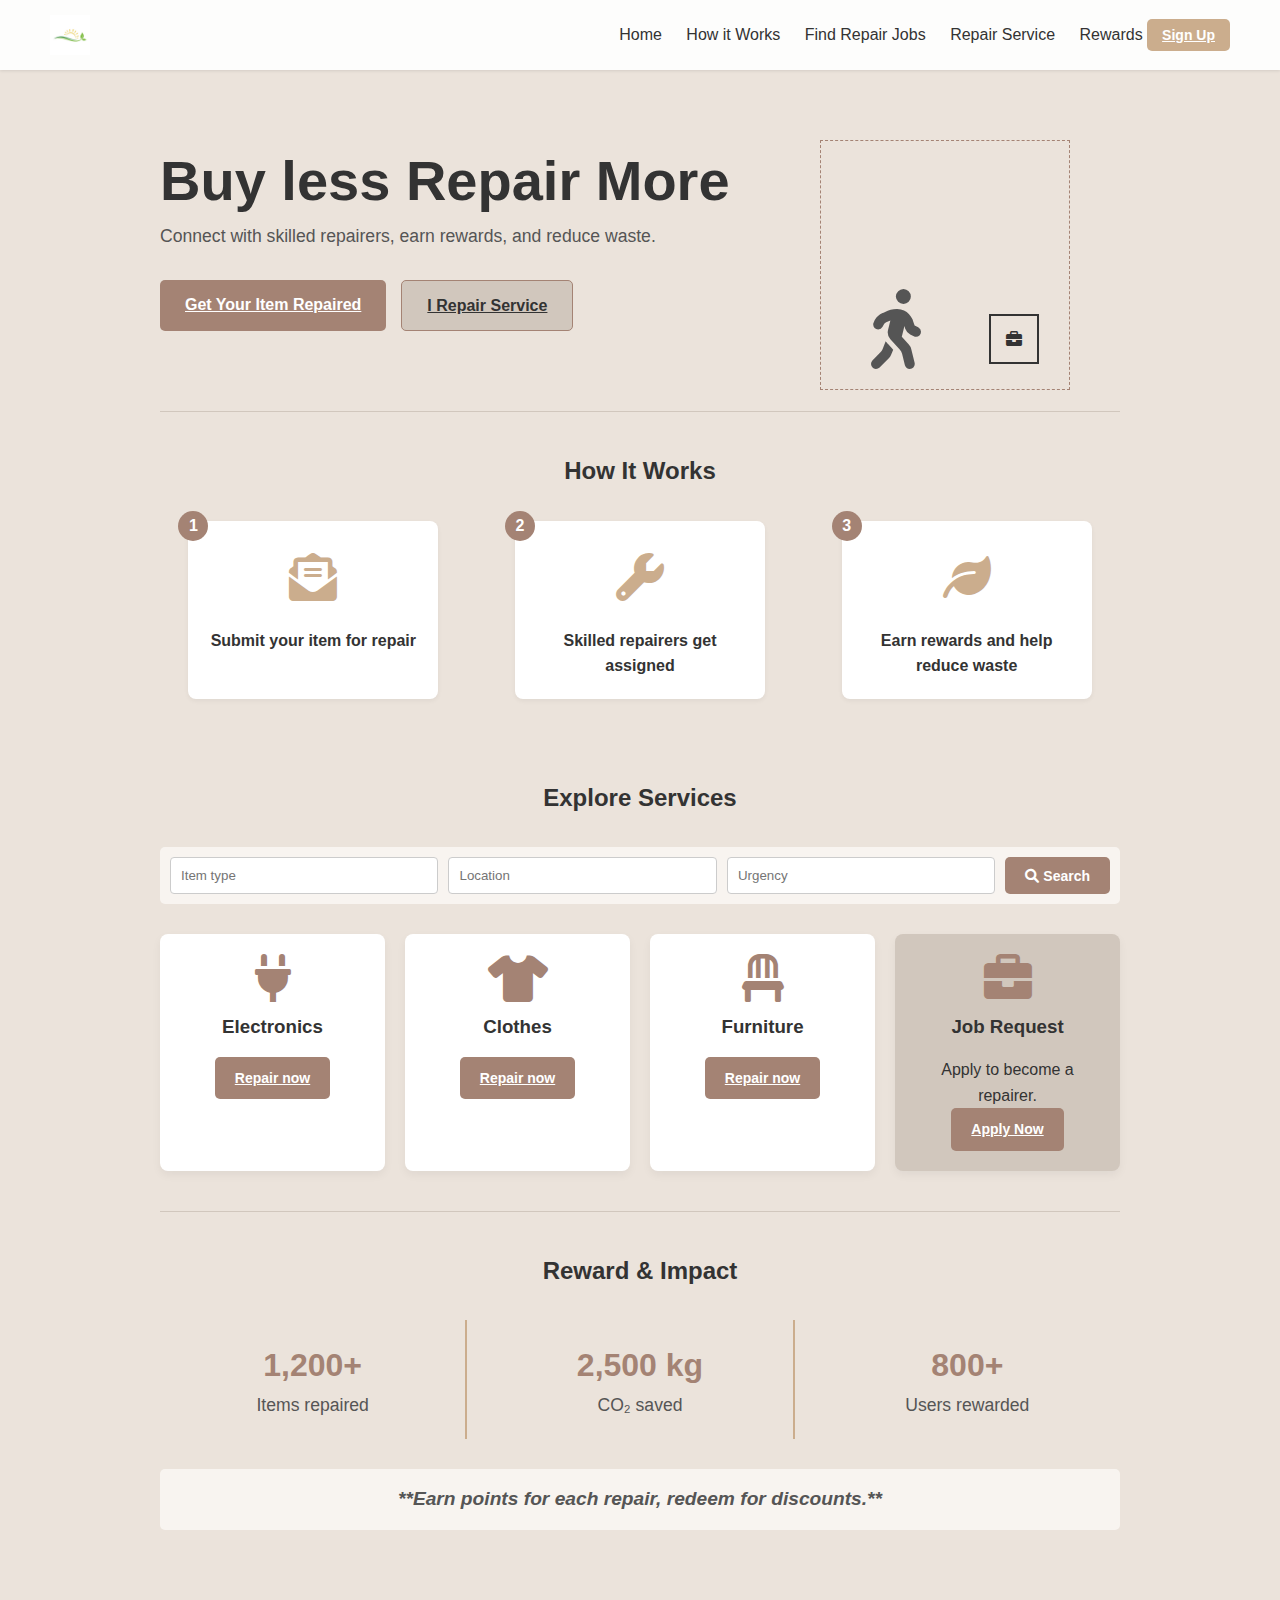
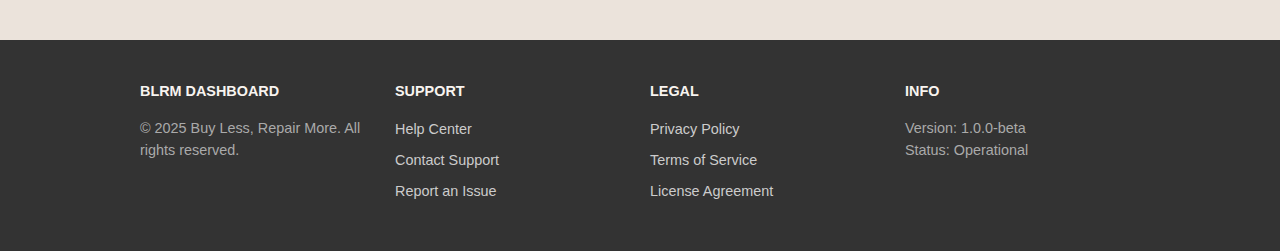
<file: Team izone/index.html>
<!DOCTYPE html>
<html lang="en">
<head>
    <meta charset="UTF-8">
    <meta name="viewport" content="width=device-width, initial-scale=1.0">
    <title>Buy Less, Repair More (BLRM)</title>
    <link rel="stylesheet" href="styl.css">
    <link rel="stylesheet" href="https://cdnjs.cloudflare.com/ajax/libs/font-awesome/6.0.0-beta3/css/all.min.css">
</head>
<body style="background-color: #EBE3DB;">

    <header>
<div class="logo-box">
        <a href="index.html">
            <img src="logo.jpg" alt="Buy Less Repair More Logo: Sun, Grass, and Leaf" class="logo-image">
        </a>
    </div>
        
        <nav>
            <a href="#home">Home</a>
            <a href="#how-it-works">How it Works</a>
            <a href="#explore">Find Repair Jobs</a>
            <a href="#rewards">Repair Service</a>
            <a href="#rewards">Rewards</a>
            <a href="Applicant Registration Page.html" class="btn-signup">Sign Up</a>
        </nav>
    </header>

    <main>
        <section id="home" class="hero-section">
            <h1>Buy less Repair More</h1>
            <p class="subtitle">Connect with skilled repairers, earn rewards, and reduce waste.</p>
            
            <div class="hero-actions">
                <a href="Customer Request Page.html" class="btn-hero btn-primary">Get Your Item Repaired</a>
                <a href="Applicant Registration Page.html" class="btn-hero btn-secondary">I Repair Service</a>
            </div>

            <div class="hero-illustration">
                <i class="fas fa-person-walking"></i>
                <div class="bag-box">
                    <i class="fas fa-briefcase"></i>
                </div>
            </div>
        </section>
        
        <section id="how-it-works" class="how-it-works-section">
            <h2>How It Works</h2>
            <div class="step-container">
                <div class="step-card">
                    <div class="step-icon"><i class="fas fa-envelope-open-text"></i></div>
                    <p class="step-number">1</p>
                    <p class="step-text">Submit your item for repair</p>
                </div>
                <div class="step-card">
                    <div class="step-icon"><i class="fas fa-wrench"></i></div>
                    <p class="step-number">2</p>
                    <p class="step-text">Skilled repairers get assigned</p>
                </div>
                <div class="step-card">
                    <div class="step-icon"><i class="fas fa-leaf"></i></div>
                    <p class="step-number">3</p>
                    <p class="step-text">Earn rewards and help reduce waste</p>
                </div>
            </div>
        </section>

        <section id="explore" class="explore-section">
            <h2>Explore Services</h2>
            
            <div class="filter-bar">
                <input type="text" placeholder="Item type">
                <input type="text" placeholder="Location">
                <input type="text" placeholder="Urgency">
                <button class="btn-primary"><i class="fas fa-search"></i> Search</button>
            </div>

            <div class="service-container">
                <div class="service-card">
                    <i class="fas fa-plug"></i>
                    <h3>Electronics</h3>
                    <a href="Customer Request Page.html" class="btn-primary">Repair now</a>
                </div>
                <div class="service-card">
                    <i class="fas fa-shirt"></i>
                    <h3>Clothes</h3>
                    <a href="Customer Request Page.html" class="btn-primary">Repair now</a>
                </div>
                <div class="service-card">
                    <i class="fas fa-chair"></i>
                    <h3>Furniture</h3>
                    <a href="Customer Request Page.html" class="btn-primary">Repair now</a>
                </div>
                <div class="service-card job-request-card">
                    <i class="fas fa-briefcase"></i>
                    <h3>Job Request</h3>
                    <p>Apply to become a repairer.</p>
                    <a href="Applicant Registration Page.html" class="btn-primary">Apply Now</a>
                </div>
            </div>
        </section>

        <section id="rewards" class="reward-impact-section">
            <h2>Reward & Impact</h2>
            <div class="impact-metrics">
                <div class="metric-box">
                    <span class="metric-value">1,200+</span>
                    <span class="metric-label">Items repaired</span>
                </div>
                <div class="metric-box">
                    <span class="metric-value">2,500 kg</span>
                    <span class="metric-label">CO₂ saved</span>
                </div>
                <div class="metric-box">
                    <span class="metric-value">800+</span>
                    <span class="metric-label">Users rewarded</span>
                </div>
            </div>
            <p class="reward-text">
                **Earn points for each repair, redeem for discounts.**
            </p>
        </section>
    </main>
    
    <footer>
        <div class="footer-container">
            <div class="footer-col brand-col">
                <h4 class="footer-logo">BLRM Dashboard</h4>
                <p class="copyright">&copy; 2025 Buy Less, Repair More. All rights reserved.</p>
            </div>

            <div class="footer-col">
                <h4>Support</h4>
                <ul>
                    <li><a href="#">Help Center</a></li>
                    <li><a href="#">Contact Support</a></li>
                    <li><a href="#">Report an Issue</a></li>
                </ul>
            </div>

            <div class="footer-col">
                <h4>Legal</h4>
                <ul>
                    <li><a href="#">Privacy Policy</a></li>
                    <li><a href="#">Terms of Service</a></li>
                    <li><a href="#">License Agreement</a></li>
                </ul>
            </div>

            <div class="footer-col">
                <h4>Info</h4>
                <p>Version: 1.0.0-beta</p>
                <p>Status: Operational</p>
            </div>
        </div>
    </footer>
    
    <script src="script.js"></script>
</body>
</html>
</file>
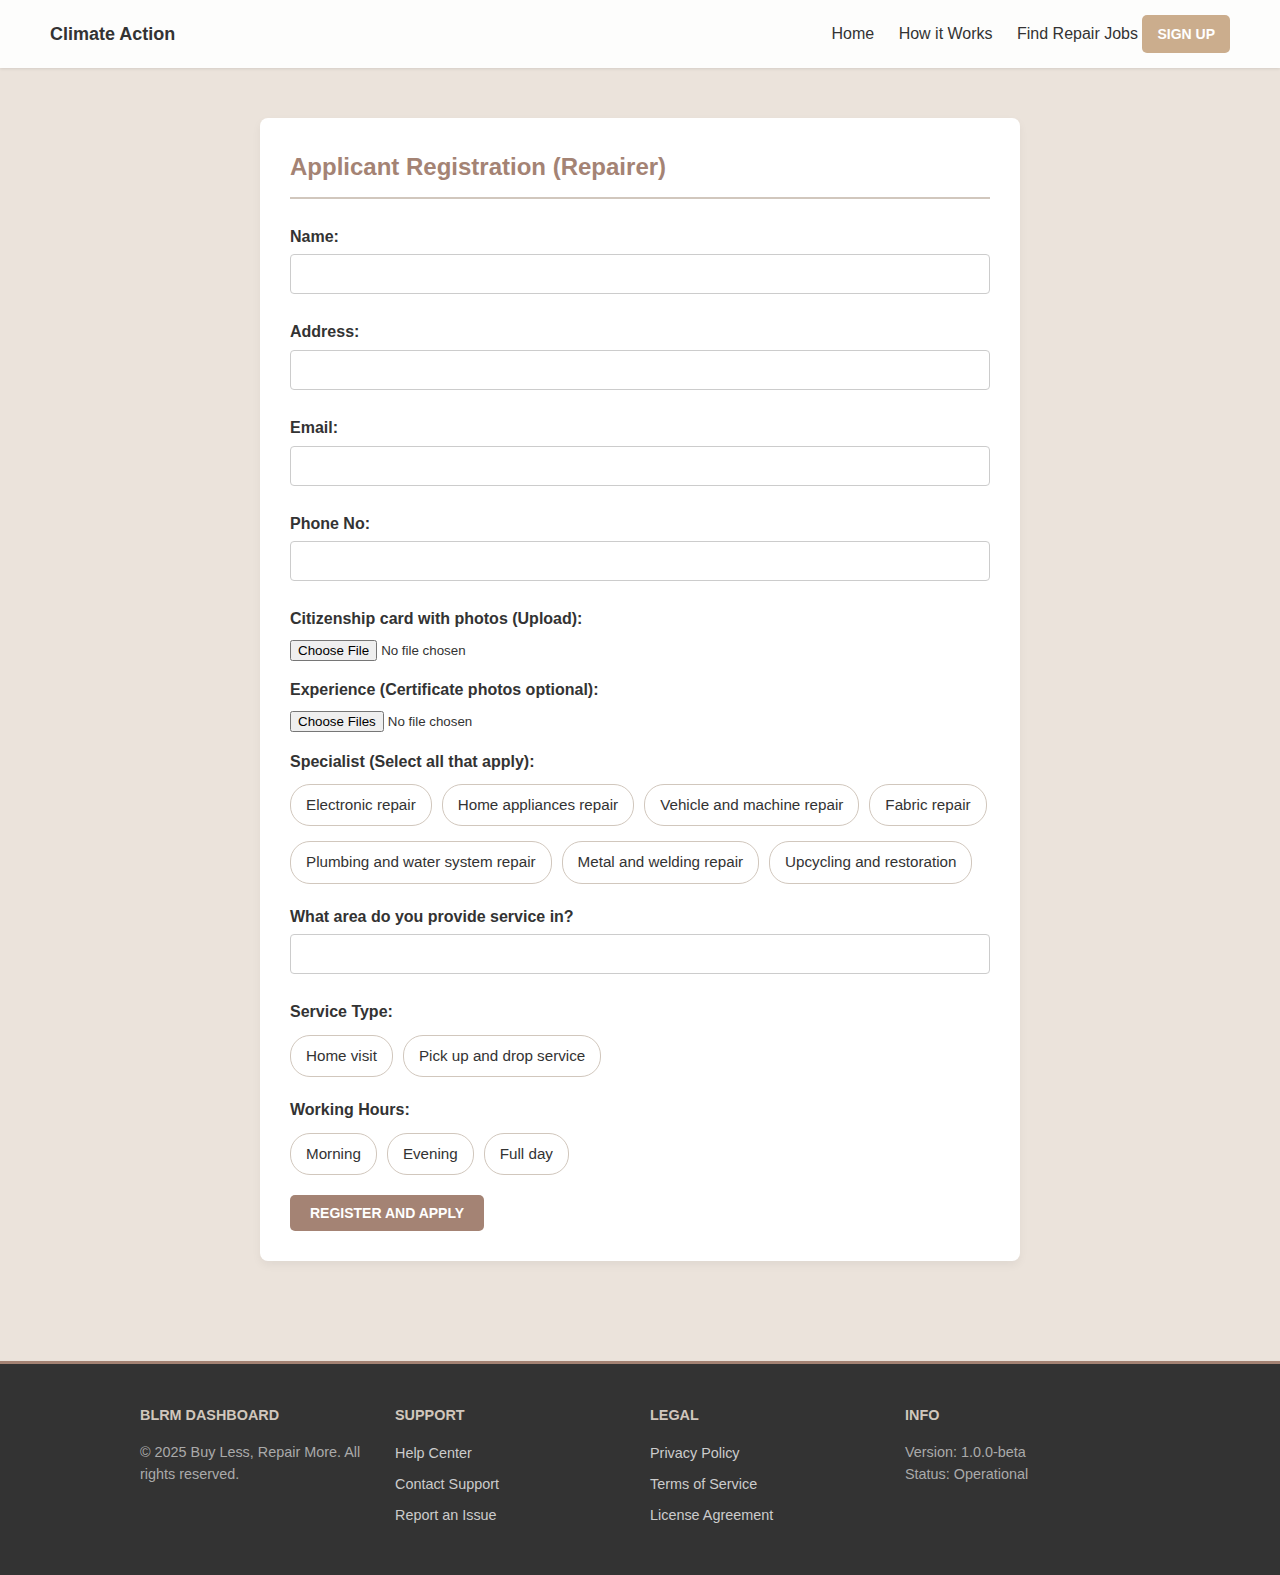
<file: Team izone/Applicant Registration Page.html>
<!DOCTYPE html>
<html lang="en">
<head>
    <meta charset="UTF-8">
    <meta name="viewport" content="width=device-width, initial-scale=1.0">
    <title>Applicant Registration - BLRM</title>
    <link rel="stylesheet" href="style.css">
    <link rel="stylesheet" href="https://cdnjs.cloudflare.com/ajax/libs/font-awesome/6.0.0-beta3/css/all.min.css">
</head>
<body style="background-color: #EBE3DB;">

    <header>
        <div class="logo-box">
            <span class="logo-text">Climate Action</span>
        </div>
        <nav>
            <a href="index.html">Home</a>
            <a href="#">How it Works</a>
            <a href="#">Find Repair Jobs</a>
            <a href="#" class="btn-signup">Sign Up</a>
        </nav>
    </header>

    <main class="form-page">
        <section id="registration-form">
            <form id="ApplicantForm" class="registration-form">
                <h2>Applicant Registration (Repairer)</h2>
                
                <label for="appName">Name:</label><input type="text" id="appName" required>
                <label for="appAddress">Address:</label><input type="text" id="appAddress" required>
                <label for="appEmail">Email:</label><input type="email" id="appEmail" required>
                <label for="appPhone">Phone No:</label><input type="tel" id="appPhone" required>
                
                <label>Citizenship card with photos (Upload):</label><input type="file" required>
                <label>Experience (Certificate photos optional):</label><input type="file" multiple>

                <label>Specialist (Select all that apply):</label>
                <div class="checkbox-group">
                    <input type="checkbox" id="spec1" name="specialist" value="Electronic"><label for="spec1">Electronic repair</label>
                    <input type="checkbox" id="spec2" name="specialist" value="HomeAppliances"><label for="spec2">Home appliances repair</label>
                    <input type="checkbox" id="spec3" name="specialist" value="Vehicle"><label for="spec3">Vehicle and machine repair</label>
                    <input type="checkbox" id="spec4" name="specialist" value="Fabric"><label for="spec4">Fabric repair</label>
                    <input type="checkbox" id="spec5" name="specialist" value="Plumbing"><label for="spec5">Plumbing and water system repair</label>
                    <input type="checkbox" id="spec6" name="specialist" value="Metal"><label for="spec6">Metal and welding repair</label>
                    <input type="checkbox" id="spec7" name="specialist" value="Upcycling"><label for="spec7">Upcycling and restoration</label>
                </div>

                <label for="appArea">What area do you provide service in?</label><input type="text" id="appArea" required>
                <label>Service Type:</label>
                <div class="radio-group">
                    <input type="radio" id="st1" name="serviceType" value="HomeVisit" required><label for="st1">Home visit</label>
                    <input type="radio" id="st2" name="serviceType" value="PickupDrop"><label for="st2">Pick up and drop service</label>
                </div>
                <label>Working Hours:</label>
                <div class="checkbox-group">
                    <input type="checkbox" id="wh1" name="workingHours" value="Morning"><label for="wh1">Morning</label>
                    <input type="checkbox" id="wh2" name="workingHours" value="Evening"><label for="wh2">Evening</label>
                    <input type="checkbox" id="wh3" name="workingHours" value="FullDay"><label for="wh3">Full day</label>
                </div>

                <button type="submit" class="btn-primary">Register and Apply</button>
            </form>
        </section>
    </main>
    
    <footer>
        <div class="footer-container">
            <div class="footer-col brand-col">
                <h4 class="footer-logo">BLRM Dashboard</h4>
                <p class="copyright">&copy; 2025 Buy Less, Repair More. All rights reserved.</p>
            </div>

            <div class="footer-col">
                <h4>Support</h4>
                <ul>
                    <li><a href="#">Help Center</a></li>
                    <li><a href="#">Contact Support</a></li>
                    <li><a href="#">Report an Issue</a></li>
                </ul>
            </div>

            <div class="footer-col">
                <h4>Legal</h4>
                <ul>
                    <li><a href="#">Privacy Policy</a></li>
                    <li><a href="#">Terms of Service</a></li>
                    <li><a href="#">License Agreement</a></li>
                </ul>
            </div>

            <div class="footer-col">
                <h4>Info</h4>
                <p>Version: 1.0.0-beta</p>
                <p>Status: Operational</p>
            </div>
        </div>
    </footer>
    
    <script>
        // Placeholder JS for form submission feedback
        document.getElementById('ApplicantForm').addEventListener('submit', (e) => {
            e.preventDefault();
            alert('Applicant Registration Submitted! Thank you for applying.');
            window.location.href = 'index.html'; // Redirect to home on success
        });
    </script>
</body>
</html>
</file>
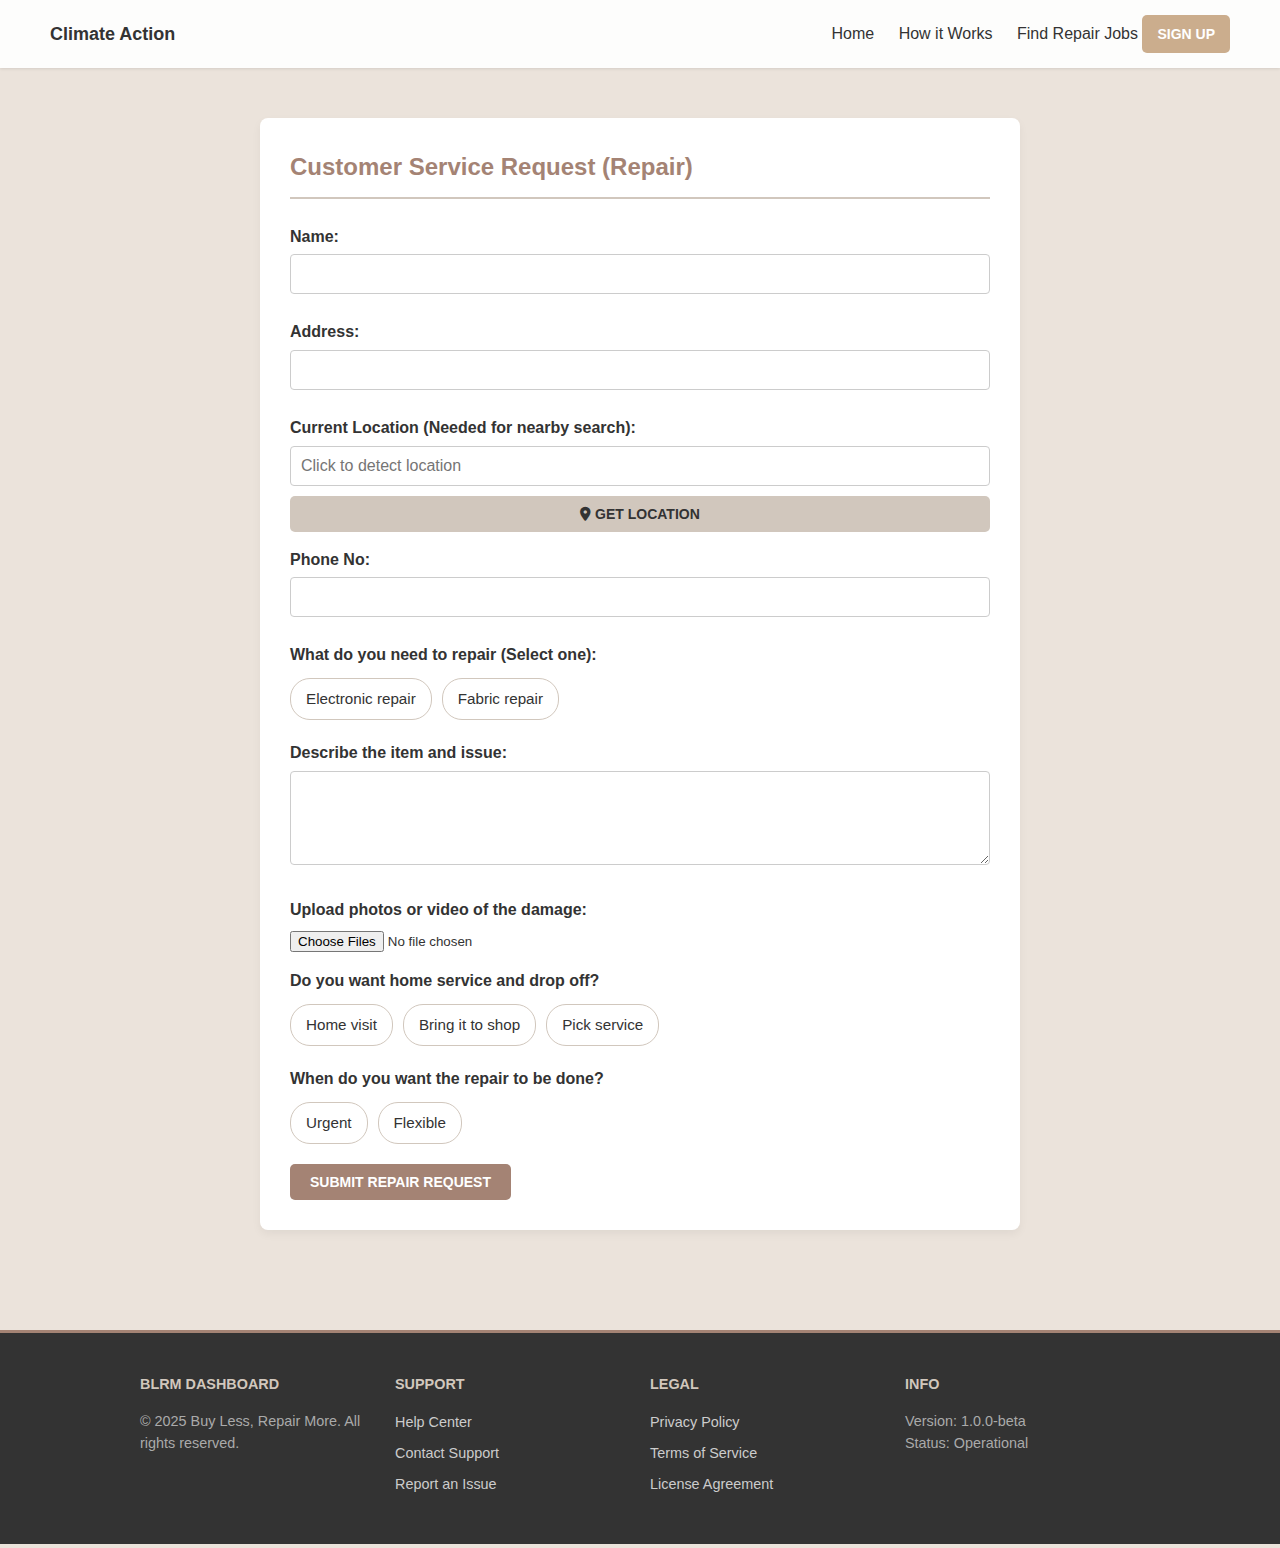
<file: Team izone/Customer Request Page.html>
<!DOCTYPE html>
<html lang="en">
<head>
    <meta charset="UTF-8">
    <meta name="viewport" content="width=device-width, initial-scale=1.0">
    <title>Customer Repair Request - BLRM</title>
    <link rel="stylesheet" href="style.css">
    <link rel="stylesheet" href="https://cdnjs.cloudflare.com/ajax/libs/font-awesome/6.0.0-beta3/css/all.min.css">
</head>
<body style="background-color: #EBE3DB;">

    <header>
        <div class="logo-box">
            <span class="logo-text">Climate Action</span>
        </div>
        <nav>
            <a href="index.html">Home</a>
            <a href="#">How it Works</a>
            <a href="#">Find Repair Jobs</a>
            <a href="#" class="btn-signup">Sign Up</a>
        </nav>
    </header>

    <main class="form-page">
        <section id="request-form">
            <form id="CustomerForm" class="registration-form">
                <h2>Customer Service Request (Repair)</h2>
                
                <label for="custName">Name:</label><input type="text" id="custName" required>
                <label for="custAddress">Address:</label><input type="text" id="custAddress" required>
                <label for="custLocation">Current Location (Needed for nearby search):</label>
                <input type="text" id="custLocation" readonly placeholder="Click to detect location" required>
                <button type="button" class="location-btn" onclick="getLocation()"><i class="fas fa-map-marker-alt"></i> Get Location</button>
                <label for="custPhone">Phone No:</label><input type="tel" id="custPhone" required>

                <label>What do you need to repair (Select one):</label>
                <div class="radio-group">
                    <input type="radio" id="rep1" name="repairType" value="Electronic" required><label for="rep1">Electronic repair</label>
                    <input type="radio" id="rep4" name="repairType" value="Fabric"><label for="rep4">Fabric repair</label>
                    </div>
                
                <label for="custIssue">Describe the item and issue:</label><textarea id="custIssue" rows="4" required></textarea>
                <label>Upload photos or video of the damage:</label><input type="file" multiple required>
                
                <label>Do you want home service and drop off?</label>
                <div class="radio-group">
                    <input type="radio" id="sp1" name="servicePref" value="HomeVisit" required><label for="sp1">Home visit</label>
                    <input type="radio" id="sp2" name="servicePref" value="BringToShop"><label for="sp2">Bring it to shop</label>
                    <input type="radio" id="sp3" name="servicePref" value="PickService"><label for="sp3">Pick service</label>
                </div>
                <label>When do you want the repair to be done?</label>
                <div class="radio-group">
                    <input type="radio" id="urg1" name="urgency" value="Urgent" required><label for="urg1">Urgent</label>
                    <input type="radio" id="urg4" name="urgency" value="Flexible"><label for="urg4">Flexible</label>
                </div>
                
                <button type="submit" class="btn-primary">Submit Repair Request</button>
            </form>
        </section>
    </main>

    <footer>
        <div class="footer-container">
            <div class="footer-col brand-col">
                <h4 class="footer-logo">BLRM Dashboard</h4>
                <p class="copyright">&copy; 2025 Buy Less, Repair More. All rights reserved.</p>
            </div>

            <div class="footer-col">
                <h4>Support</h4>
                <ul>
                    <li><a href="#">Help Center</a></li>
                    <li><a href="#">Contact Support</a></li>
                    <li><a href="#">Report an Issue</a></li>
                </ul>
            </div>

            <div class="footer-col">
                <h4>Legal</h4>
                <ul>
                    <li><a href="#">Privacy Policy</a></li>
                    <li><a href="#">Terms of Service</a></li>
                    <li><a href="#">License Agreement</a></li>
                </ul>
            </div>

            <div class="footer-col">
                <h4>Info</h4>
                <p>Version: 1.0.0-beta</p>
                <p>Status: Operational</p>
            </div>
        </div>
    </footer>

    <div id="rating-modal" class="modal hidden">
        </div>
    
    <script>
        function getLocation() {
            // Placeholder for Geolocation API integration
            alert('Location access requested. In a live environment, this would auto-fill the location field.');
            document.getElementById('custLocation').value = '35.1234, 139.5678 (Simulated)';
        }

        document.getElementById('CustomerForm').addEventListener('submit', (e) => {
            e.preventDefault();
            alert('Customer request submitted! Searching for nearby repairers...');
            // In a real app, this would trigger the app rating popup after a service is completed.
            window.location.href = 'index.html'; // Redirect to home for simplicity
        });
    </script>
</body>
</html>
</file>
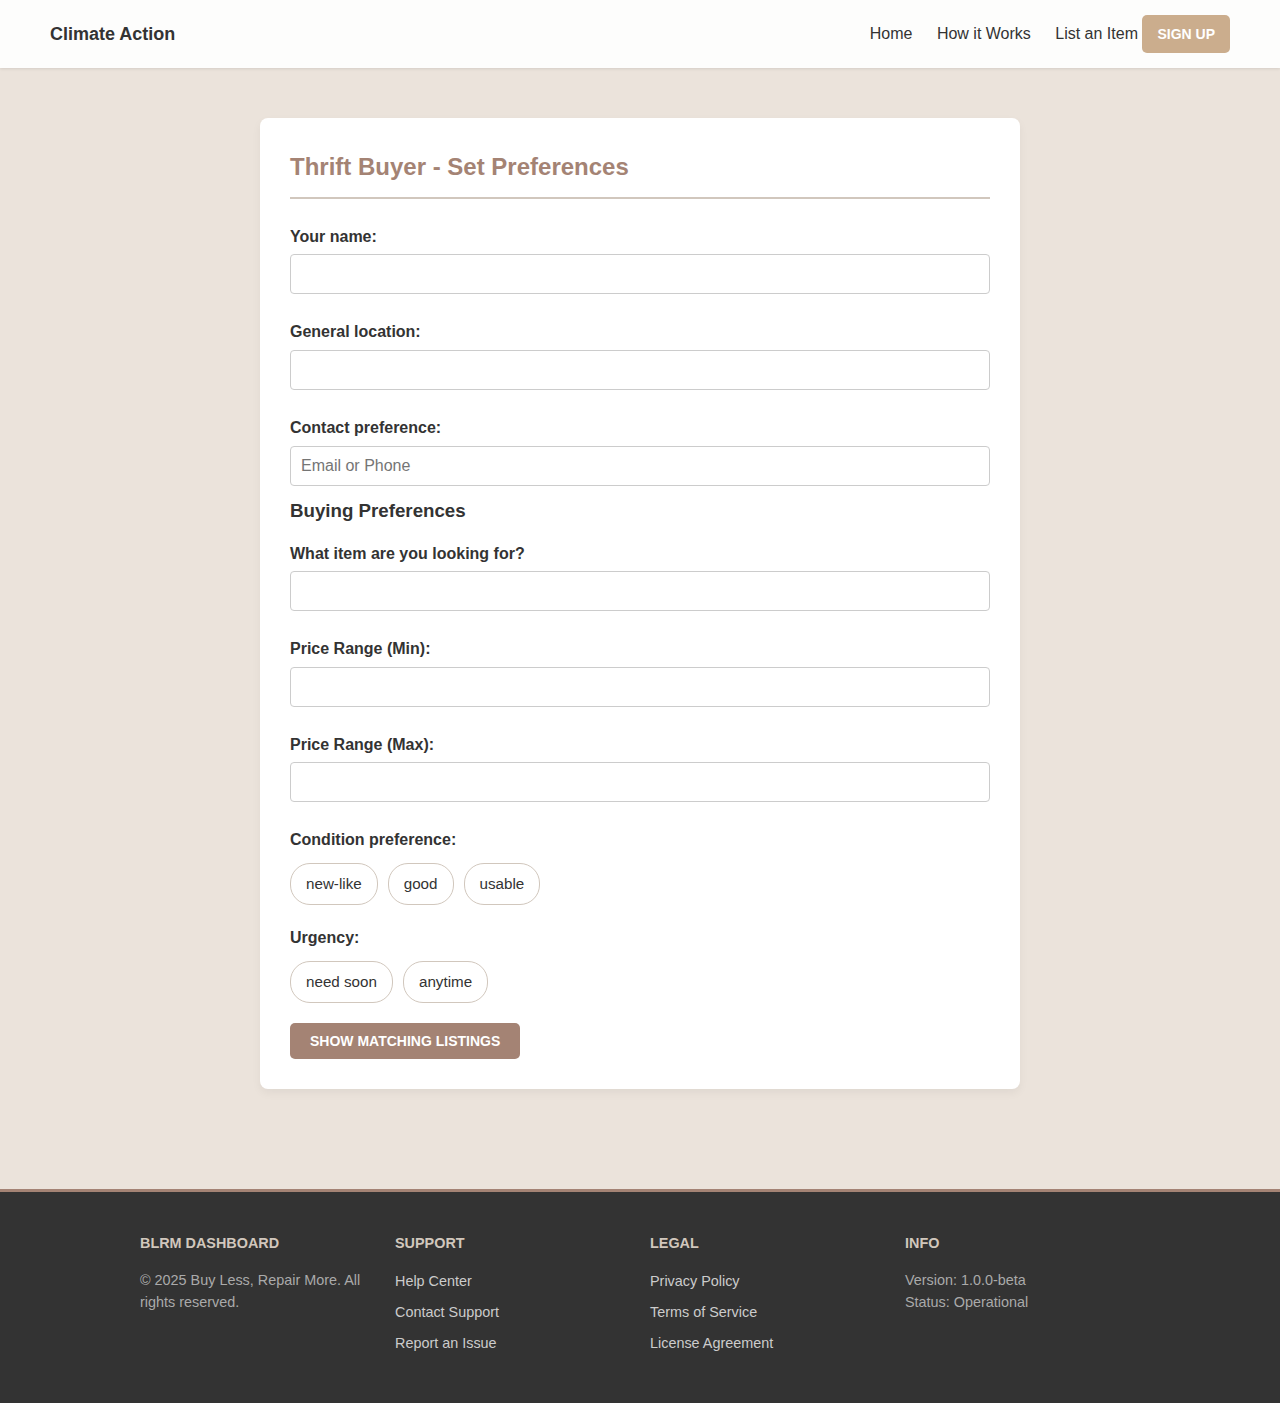
<file: Team izone/Thrift Buyer Page.html>
<!DOCTYPE html>
<html lang="en">
<head>
    <meta charset="UTF-8">
    <meta name="viewport" content="width=device-width, initial-scale=1.0">
    <title>Thrift Buyer - Find Items</title>
    <link rel="stylesheet" href="style.css">
    <link rel="stylesheet" href="https://cdnjs.cloudflare.com/ajax/libs/font-awesome/6.0.0-beta3/css/all.min.css">
</head>
<body style="background-color: #EBE3DB;">

    <header>
        <div class="logo-box">
            <span class="logo-text">Climate Action</span>
        </div>
        <nav>
            <a href="index.html">Home</a>
            <a href="#">How it Works</a>
            <a href="Thrift Seller Page.html">List an Item</a>
            <a href="#" class="btn-signup">Sign Up</a>
        </nav>
    </header>

    <main class="form-page">
        <section id="buyer-flow">
            <form id="ThriftBuyerForm" class="registration-form">
                <h2>Thrift Buyer - Set Preferences</h2>
                <label for="buyerName">Your name:</label><input type="text" id="buyerName" required>
                <label for="buyerLocation">General location:</label><input type="text" id="buyerLocation" required>
                <label for="buyerContact">Contact preference:</label><input type="email" id="buyerContact" placeholder="Email or Phone" required>
                
                <h3>Buying Preferences</h3>
                <label for="buyerItem">What item are you looking for?</label><input type="text" id="buyerItem" required>
                <label for="buyerPriceMin">Price Range (Min):</label><input type="number" id="buyerPriceMin" required>
                <label for="buyerPriceMax">Price Range (Max):</label><input type="number" id="buyerPriceMax" required>

                <label>Condition preference:</label>
                <div class="radio-group">
                    <input type="radio" id="condNew" name="conditionPref" value="new-like" required><label for="condNew">new-like</label>
                    <input type="radio" id="condGood" name="conditionPref" value="good"><label for="condGood">good</label>
                    <input type="radio" id="condUsable" name="conditionPref" value="usable"><label for="condUsable">usable</label>
                </div>
                <label>Urgency:</label>
                <div class="radio-group">
                    <input type="radio" id="urgSoon" name="urgencyPref" value="soon" required><label for="urgSoon">need soon</label>
                    <input type="radio" id="urgAnytime" name="urgencyPref" value="anytime"><label for="urgAnytime">anytime</label>
                </div>

                <button type="submit" class="btn-primary">Show Matching Listings</button>
            </form>

            <div id="thrift-results" class="hidden registration-form" style="margin-top: 20px;">
                <h2>Matching Thrift Listings (Filtered)</h2>
                <p class="no-results hidden">No listings match your criteria or are within 15 km.</p>
            </div>
        </section>
    </main>
    
    <footer>
        <div class="footer-container">
            <div class="footer-col brand-col">
                <h4 class="footer-logo">BLRM Dashboard</h4>
                <p class="copyright">&copy; 2025 Buy Less, Repair More. All rights reserved.</p>
            </div>

            <div class="footer-col">
                <h4>Support</h4>
                <ul>
                    <li><a href="#">Help Center</a></li>
                    <li><a href="#">Contact Support</a></li>
                    <li><a href="#">Report an Issue</a></li>
                </ul>
            </div>

            <div class="footer-col">
                <h4>Legal</h4>
                <ul>
                    <li><a href="#">Privacy Policy</a></li>
                    <li><a href="#">Terms of Service</a></li>
                    <li><a href="#">License Agreement</a></li>
                </ul>
            </div>

            <div class="footer-col">
                <h4>Info</h4>
                <p>Version: 1.0.0-beta</p>
                <p>Status: Operational</p>
            </div>
        </div>
    </footer>
    
    <script>
        const thriftBuyerForm = document.getElementById('ThriftBuyerForm');
        const thriftResults = document.getElementById('thrift-results');
        
        // Mock data structure and filtering logic (based on the original request)
        thriftBuyerForm.addEventListener('submit', (e) => {
            e.preventDefault();
            thriftBuyerForm.classList.add('hidden');

            const item = document.getElementById('buyerItem').value.toLowerCase();
            const priceMin = parseFloat(document.getElementById('buyerPriceMin').value) || 0;
            const priceMax = parseFloat(document.getElementById('buyerPriceMax').value) || Infinity;
            
            const mockListings = [
                { id: 1, item: 'dining table', price: 150, distance: 3.5, condition: 'good', seller: 'S001' },
                { id: 4, item: 'blender', price: 30, distance: 1.1, condition: 'good', seller: 'S004' },
                { id: 5, item: 'sofa', price: 400, distance: 14.9, condition: 'good', seller: 'S005' },
                // Listing outside 15km radius (will be filtered out)
                { id: 2, item: 'blender', price: 45, distance: 18.2, condition: 'new-like', seller: 'S002' },
            ];
            
            // Filters: Item, Price Range, and Mock Distance <= 15km
            const filteredListings = mockListings.filter(listing => {
                const matchesItem = listing.item.toLowerCase().includes(item);
                const matchesPrice = listing.price >= priceMin && listing.price <= priceMax;
                const isNearby = listing.distance <= 15; 
                return matchesItem && matchesPrice && isNearby;
            });

            renderThriftListings(filteredListings);
            thriftResults.classList.remove('hidden');
        });

        function renderThriftListings(listings) {
            const resultsContainer = thriftResults;
            const noResults = resultsContainer.querySelector('.no-results');
            
            // Clear previous results, keep the heading/no-results elements
            const existingCards = resultsContainer.querySelectorAll('.listing-card');
            existingCards.forEach(card => card.remove());

            if (listings.length === 0) {
                noResults.classList.remove('hidden');
            } else {
                noResults.classList.add('hidden');
                listings.forEach(listing => {
                    const card = document.createElement('div');
                    card.classList.add('listing-card');
                    // Listing Card Structure (needs CSS definition for 'listing-card' etc.)
                    card.innerHTML = `
                        <div class="listing-image-placeholder" style="background-color: #D1C7BD;"><i class="fas fa-camera"></i></div>
                        <div class="listing-info">
                            <h4>${listing.item.toUpperCase()}</h4>
                            <p>Condition: <strong>${listing.condition}</strong></p>
                            <p>Seller ID: ${listing.seller}</p>
                        </div>
                        <div>
                            <div class="listing-price" style="font-size: 1.5em; font-weight: bold;">$${listing.price}</div>
                            <div class="listing-distance" style="color: green;">${listing.distance} km away</div>
                            <button class="btn-primary" style="margin-top: 10px; padding: 5px 10px;">Contact Seller</button>
                        </div>
                    `;
                    resultsContainer.appendChild(card);
                });
            }
        }
    </script>
</body>
</html>
</file>
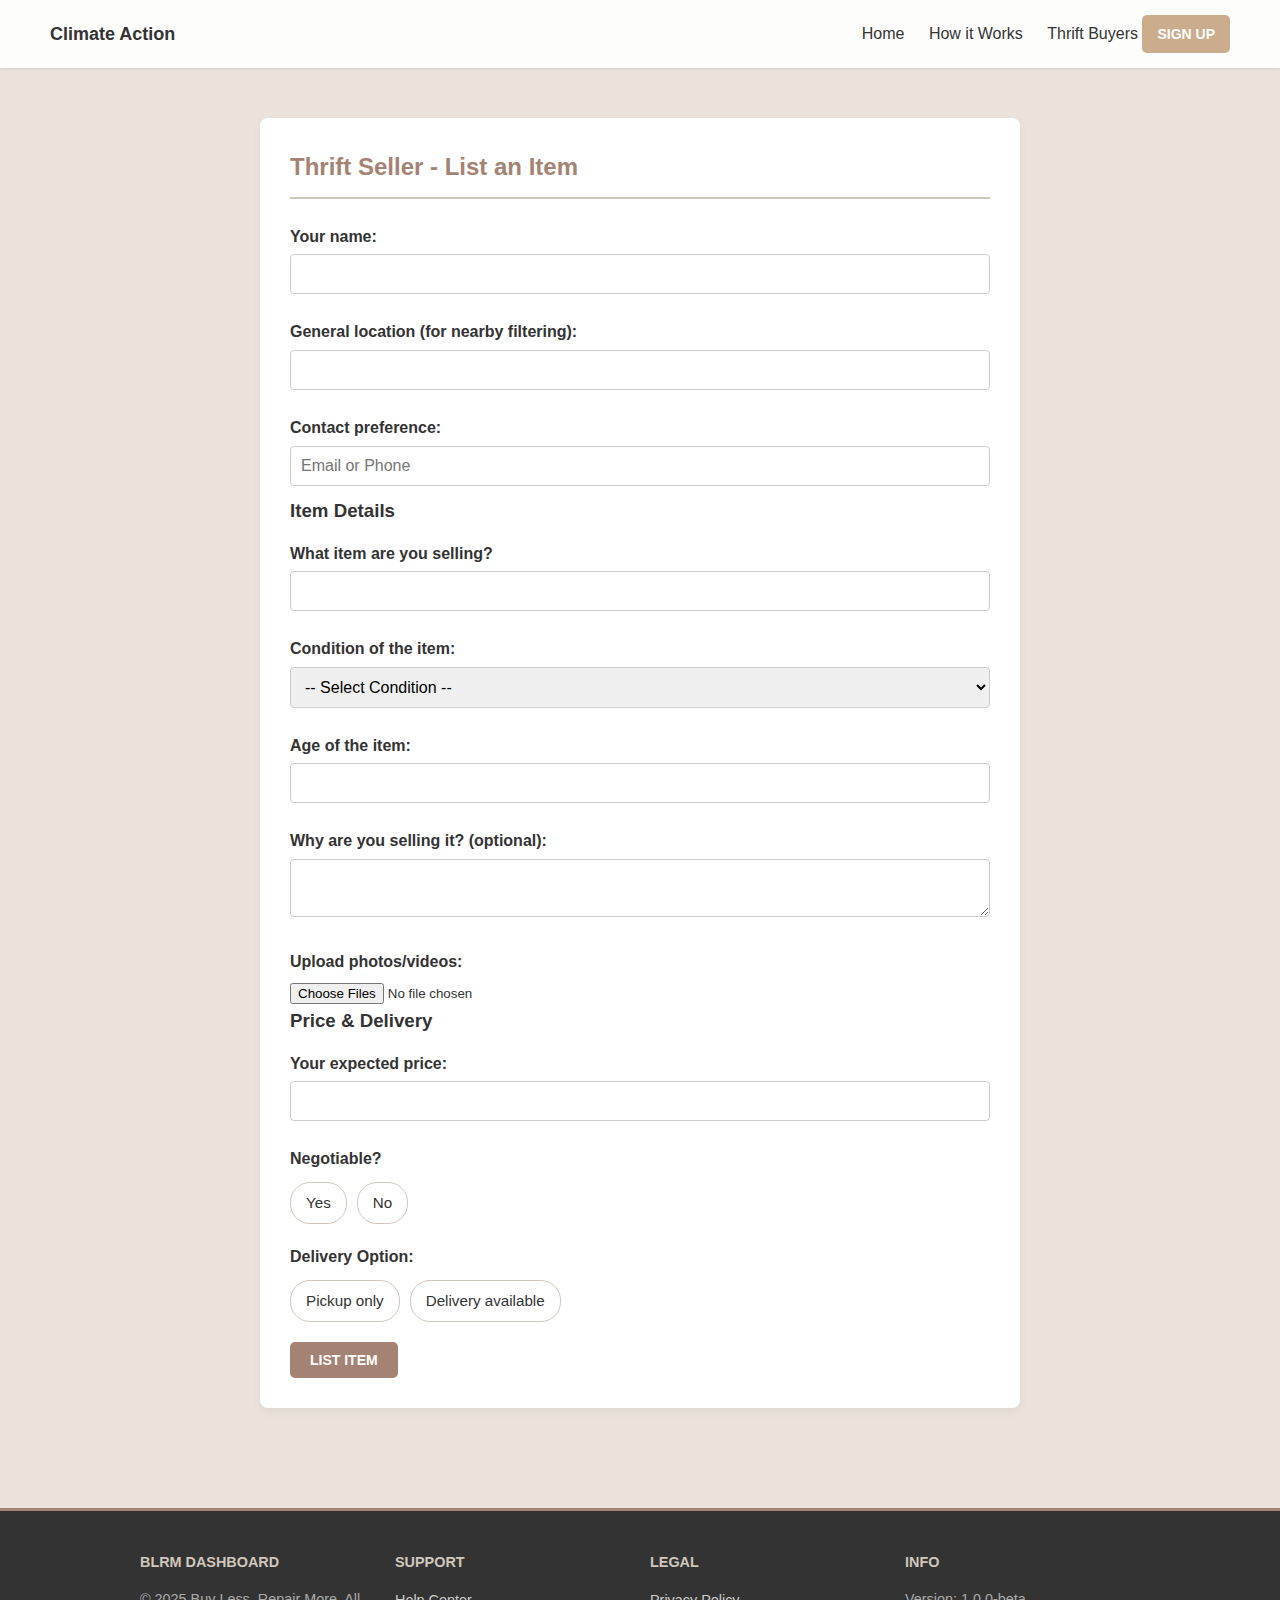
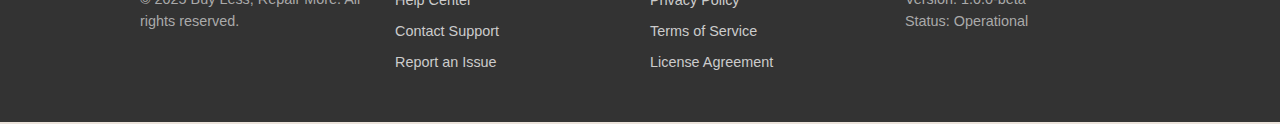
<file: Team izone/Thrift Seller Page.html>
<!DOCTYPE html>
<html lang="en">
<head>
    <meta charset="UTF-8">
    <meta name="viewport" content="width=device-width, initial-scale=1.0">
    <title>Thrift Seller - List Item</title>
    <link rel="stylesheet" href="style.css">
    <link rel="stylesheet" href="https://cdnjs.cloudflare.com/ajax/libs/font-awesome/6.0.0-beta3/css/all.min.css">
</head>
<body style="background-color: #EBE3DB;">

    <header>
        <div class="logo-box">
            <span class="logo-text">Climate Action</span>
        </div>
        <nav>
            <a href="index.html">Home</a>
            <a href="#">How it Works</a>
            <a href="Thrift Buyer Page.html">Thrift Buyers</a>
            <a href="#" class="btn-signup">Sign Up</a>
        </nav>
    </header>

    <main class="form-page">
        <section id="seller-form">
            <form id="ThriftSellerForm" class="registration-form">
                <h2>Thrift Seller - List an Item</h2>
                <label for="sellerName">Your name:</label><input type="text" id="sellerName" required>
                <label for="sellerLocation">General location (for nearby filtering):</label><input type="text" id="sellerLocation" required>
                <label for="sellerContact">Contact preference:</label><input type="email" id="sellerContact" placeholder="Email or Phone" required>
                
                <h3>Item Details</h3>
                <label for="sellerItem">What item are you selling?</label><input type="text" id="sellerItem" required>
                <label for="sellerCondition">Condition of the item:</label>
                <select id="sellerCondition" required>
                    <option value="">-- Select Condition --</option>
                    <option value="NewLike">New-like</option>
                    <option value="Good">Good</option>
                    <option value="Usable">Usable</option>
                </select>
                <label for="sellerAge">Age of the item:</label><input type="text" id="sellerAge" required>
                <label for="sellerReason">Why are you selling it? (optional):</label><textarea id="sellerReason" rows="2"></textarea>
                <label>Upload photos/videos:</label><input type="file" multiple required>

                <h3>Price & Delivery</h3>
                <label for="sellerPrice">Your expected price:</label><input type="number" id="sellerPrice" required>
                <label>Negotiable?</label>
                <div class="radio-group">
                    <input type="radio" id="negYes" name="negotiable" value="Yes" required><label for="negYes">Yes</label>
                    <input type="radio" id="negNo" name="negotiable" value="No"><label for="negNo">No</label>
                </div>
                <label>Delivery Option:</label>
                <div class="radio-group">
                    <input type="radio" id="delPickup" name="delivery" value="PickupOnly" required><label for="delPickup">Pickup only</label>
                    <input type="radio" id="delDelivery" name="delivery" value="DeliveryAvailable"><label for="delDelivery">Delivery available</label>
                </div>

                <button type="submit" class="btn-primary">List Item</button>
            </form>
        </section>
    </main>

    <footer>
        <div class="footer-container">
            <div class="footer-col brand-col">
                <h4 class="footer-logo">BLRM Dashboard</h4>
                <p class="copyright">&copy; 2025 Buy Less, Repair More. All rights reserved.</p>
            </div>

            <div class="footer-col">
                <h4>Support</h4>
                <ul>
                    <li><a href="#">Help Center</a></li>
                    <li><a href="#">Contact Support</a></li>
                    <li><a href="#">Report an Issue</a></li>
                </ul>
            </div>

            <div class="footer-col">
                <h4>Legal</h4>
                <ul>
                    <li><a href="#">Privacy Policy</a></li>
                    <li><a href="#">Terms of Service</a></li>
                    <li><a href="#">License Agreement</a></li>
                </ul>
            </div>

            <div class="footer-col">
                <h4>Info</h4>
                <p>Version: 1.0.0-beta</p>
                <p>Status: Operational</p>
            </div>
        </div>
    </footer>

    <script>
        document.getElementById('ThriftSellerForm').addEventListener('submit', (e) => {
            e.preventDefault();
            alert('Thrift Item Listed Successfully!');
            window.location.href = 'index.html';
        });
    </script>
</body>
</html>
</file>
<file: Team izone/styl.css>
/* --- Global Styles and Theme --- */
* {
    box-sizing: border-box;
    margin: 0;
    padding: 0;
}

.logo-box {
    display: flex;
    align-items: center;
    gap: 10px;
    /* Space between the logo and any adjacent elements (like text or a menu icon) */
}

/* Styles the actual image tag to control its maximum size */
.logo-image {
    max-height: 40px;
    /* Sets the maximum height for the logo (adjust this value if needed) */
    width: auto;
    /* Ensures the aspect ratio of the logo is maintained */
    vertical-align: middle;
    /* Helps align the image nicely within the header line */
    transition: transform 0.3s ease;
    /* Adds a small animation for polish */
}

/* Optional: Slight hover effect on the logo */
.logo-box a:hover .logo-image {
    transform: scale(1.05);
}

body {
    font-family: 'Arial', sans-serif;
    background-color: #EBE3DB;
    /* Global Background Color */
    color: #333;
    line-height: 1.6;
    transition: background-color 0.3s ease;
}

main {
    padding: 20px;
    max-width: 1000px;
    margin: 0 auto;
}

h1,
h2 {
    color: #333;
    /* Dark color for headings */
}

/* --- Buttons --- */
.btn-primary,
.btn-secondary,
.btn-hero,
.btn-signup {
    padding: 10px 20px;
    border: none;
    cursor: pointer;
    font-size: 14px;
    border-radius: 5px;
    transition: transform 0.2s, background-color 0.2s;
    font-weight: bold;
}

.btn-primary {
    background-color: #A48374;
    color: white;
}

.btn-primary:hover {
    background-color: #8C6A5A;
}

.btn-secondary {
    background-color: #D1C7BD;
    color: #333;
    border: 1px solid #A48374;
}

.btn-secondary:hover {
    background-color: #CBAD8D;
}

.btn-signup {
    background-color: #CBAD8D;
    color: white;
    padding: 8px 15px;
}

.btn-signup:hover {
    background-color: #B5927F;
}

/* --- Header & Navigation --- */
header {
    display: flex;
    justify-content: space-between;
    align-items: center;
    padding: 15px 50px;
    background-color: rgba(255, 255, 255, 0.9);
    box-shadow: 0 1px 3px rgba(0, 0, 0, 0.1);
}

.logo-box {
    display: flex;
    align-items: center;
}

.logo-text {
    font-size: 18px;
    font-weight: bold;
    margin-left: 10px;
}

nav a:not(.btn-signup) {
    text-decoration: none;
    color: #333;
    margin-left: 20px;
    transition: color 0.2s;
}

nav a:hover:not(.btn-signup) {
    color: #A48374;
}

/* --- Hero Section --- */
.hero-section {
    padding: 60px 0 40px;
    text-align: left;
    position: relative;
}

.hero-section h1 {
    font-size: 3.5em;
    font-weight: 900;
    line-height: 1.1;
    margin-bottom: 10px;
}

.hero-section .subtitle {
    font-size: 1.1em;
    color: #555;
    margin-bottom: 30px;
}

.hero-actions {
    display: flex;
    gap: 15px;
    margin-bottom: 40px;
}

.btn-hero {
    font-size: 16px;
    padding: 12px 25px;
}

/* Wireframe Sketch Illustration */
.hero-illustration {
    position: absolute;
    top: 50px;
    right: 50px;
    width: 250px;
    height: 250px;
    border: 1px dashed #A48374;
    /* Simulating the sketch box */
    display: flex;
    justify-content: center;
    align-items: flex-end;
    overflow: hidden;
}

.hero-illustration i.fa-person-walking {
    font-size: 80px;
    color: #555;
    position: absolute;
    bottom: 20px;
    left: 50px;
    animation: walk 2s infinite alternate;
}

.hero-illustration .bag-box {
    position: absolute;
    bottom: 25px;
    right: 30px;
    width: 50px;
    height: 50px;
    border: 2px solid #333;
    display: flex;
    justify-content: center;
    align-items: center;
}

/* --- How It Works Section --- */
.how-it-works-section {
    padding: 40px 0;
    text-align: center;
    border-top: 1px solid #D1C7BD;
}

.how-it-works-section h2 {
    margin-bottom: 30px;
}

.step-container {
    display: flex;
    justify-content: space-around;
    gap: 20px;
}

.step-card {
    flex: 1;
    max-width: 250px;
    padding: 20px;
    background-color: white;
    border-radius: 8px;
    box-shadow: 0 2px 5px rgba(0, 0, 0, 0.05);
    position: relative;
}

.step-icon {
    font-size: 3em;
    color: #CBAD8D;
    margin-bottom: 10px;
}

.step-number {
    position: absolute;
    top: -10px;
    left: -10px;
    background-color: #A48374;
    color: white;
    width: 30px;
    height: 30px;
    border-radius: 50%;
    display: flex;
    justify-content: center;
    align-items: center;
    font-weight: bold;
}

.step-text {
    font-weight: bold;
}

/* --- Explore Services Section --- */
.explore-section {
    padding: 40px 0;
    text-align: center;
}

.explore-section h2 {
    margin-bottom: 30px;
}

.filter-bar {
    display: flex;
    gap: 10px;
    margin-bottom: 30px;
    padding: 10px;
    background-color: #F8F4F0;
    border-radius: 5px;
}

.filter-bar input {
    flex: 1;
    padding: 10px;
    border: 1px solid #ccc;
    border-radius: 4px;
}

.service-container {
    display: grid;
    grid-template-columns: repeat(4, 1fr);
    gap: 20px;
}

.service-card {
    background-color: white;
    padding: 20px;
    border-radius: 8px;
    box-shadow: 0 4px 10px rgba(0, 0, 0, 0.05);
    display: flex;
    flex-direction: column;
    align-items: center;
    text-align: center;
}

.service-card i {
    font-size: 3em;
    color: #A48374;
    margin-bottom: 10px;
}

.service-card h3 {
    margin-bottom: 15px;
}

.job-request-card {
    background-color: #D1C7BD;
    justify-content: center;
}

/* --- Reward & Impact Section --- */
.reward-impact-section {
    padding: 40px 0;
    text-align: center;
    border-top: 1px solid #D1C7BD;
}

.reward-impact-section h2 {
    margin-bottom: 30px;
}

.impact-metrics {
    display: flex;
    justify-content: space-around;
    gap: 20px;
    margin-bottom: 30px;
}

.metric-box {
    flex: 1;
    padding: 20px;
    border-right: 2px solid #CBAD8D;
}

.metric-box:last-child {
    border-right: none;
}

.metric-value {
    display: block;
    font-size: 2em;
    font-weight: bold;
    color: #A48374;
}

.metric-label {
    display: block;
    font-size: 1.1em;
    color: #555;
}

.reward-text {
    font-size: 1.2em;
    font-style: italic;
    font-weight: bold;
    color: #555;
    padding: 15px;
    background-color: #F8F4F0;
    border-radius: 5px;
}

/* --- Responsiveness --- */
@media (max-width: 900px) {
    .hero-illustration {
        display: none;
        /* Hide sketch on smaller screens */
    }

    .hero-section {
        text-align: center;
    }

    .hero-actions {
        justify-content: center;
    }

    .service-container {
        grid-template-columns: repeat(2, 1fr);
    }

    .impact-metrics {
        flex-direction: column;
    }

    .metric-box {
        border-right: none;
        border-bottom: 1px solid #D1C7BD;
    }

    .metric-box:last-child {
        border-bottom: none;
    }
}

@media (max-width: 600px) {
    header {
        flex-direction: column;
        align-items: flex-start;
        padding: 15px 20px;
    }

    nav {
        display: none;
        /* Mobile menu hidden by default */
        flex-direction: column;
        width: 100%;
        margin-top: 10px;
    }

    nav a {
        margin: 5px 0;
        padding: 5px 0;
        border-bottom: 1px solid #eee;
    }

    .filter-bar {
        flex-direction: column;
    }

    .service-container {
        grid-template-columns: 1fr;
    }

    .step-container {
        flex-direction: column;
    }
}

/* Reusing the Modal styles from the first prompt's CSS (omitted here for brevity) */
.hidden {
    display: none !important;
}

/* --- Footer Styles --- */
footer {
    background-color: #333;
    /* Dark background for professional contrast */
    color: #F8F4F0;
    /* Light text */
    padding: 30px 20px;
    margin-top: 50px;
    /* Space between content and footer */
    font-size: 0.9em;
    border-top: 3px solid var(--accent-2);
    /* A thin accent line using #A48374 */
}

.footer-container {
    max-width: 1000px;
    margin: 0 auto;
    display: flex;
    justify-content: space-between;
    gap: 20px;
    flex-wrap: wrap;
}

.footer-col {
    flex: 1;
    min-width: 150px;
    padding: 10px 0;
}

.footer-logo {
    color: var(--accent-1);
    /* #CBAD8D for the logo/brand name */
    font-size: 1.2em;
    margin-bottom: 10px;
    font-weight: bold;
}

.footer-col h4 {
    color: var(--accent-3);
    /* #D1C7BD for section headings */
    margin-bottom: 15px;
    text-transform: uppercase;
    font-size: 1em;
}

.footer-col ul {
    list-style: none;
}

.footer-col ul li {
    margin-bottom: 8px;
}

.footer-col a {
    color: #ccc;
    text-decoration: none;
    transition: color 0.2s;
}

.footer-col a:hover {
    color: var(--accent-1);
    /* Highlight links with #CBAD8D */
}

.copyright,
.footer-col p {
    color: #aaa;
    line-height: 1.5;
}

/* --- Footer Responsiveness --- */
@media (max-width: 768px) {
    .footer-container {
        justify-content: flex-start;
    }

    .footer-col {
        flex: 1 1 45%;
        /* Two columns per row on tablets */
    }

    .brand-col {
        flex: 1 1 100%;
        /* Brand/Copyright takes full width */
        margin-bottom: 20px;
    }
}

@media (max-width: 480px) {
    .footer-col {
        flex: 1 1 100%;
        /* One column per row on mobile */
    }
}
</file>
<file: Team izone/style.css>
/* --- 1. Global Styles and Theme --- */
* {
    box-sizing: border-box;
    margin: 0;
    padding: 0;
}

body {
    font-family: 'Arial', sans-serif;
    background-color: #EBE3DB; /* Global Background Color */
    color: #333;
    line-height: 1.6;
    transition: background-color 0.3s ease;
}

main {
    padding: 20px;
    max-width: 1000px;
    margin: 0 auto;
}

h1, h2 {
    color: #333;
}

.hidden {
    display: none !important;
}

/* --- 2. Color Palette Variables --- */
:root {
    --bg-primary: #EBE3DB; /* Light Tan/Beige Background */
    --accent-1: #CBAD8D; /* Main Card/Secondary Accent */
    --accent-2: #A48374; /* Button Primary/Strong Accent */
    --accent-3: #D1C7BD; /* Light Accent/Job Request Card */
    --accent-4: #B5927F; /* Card/Accent Shadow */
    --text-dark: #333;
    --text-light: white;
}

/* --- 3. Buttons & Links --- */
.btn-primary, .btn-secondary, .btn-hero, .btn-signup, .location-btn {
    padding: 10px 20px;
    border: none;
    cursor: pointer;
    font-size: 14px;
    border-radius: 5px;
    transition: transform 0.2s, background-color 0.2s;
    font-weight: bold;
    text-transform: uppercase;
    text-decoration: none; /* For links styled as buttons */
    display: inline-block;
}

.btn-primary {
    background-color: var(--accent-2); /* #A48374 */
    color: var(--text-light);
}
.btn-primary:hover {
    background-color: #8C6A5A;
    transform: translateY(-2px);
}

.btn-secondary {
    background-color: var(--accent-3); /* #D1C7BD */
    color: var(--text-dark);
    border: 1px solid var(--accent-2);
}
.btn-secondary:hover {
    background-color: var(--accent-1); /* #CBAD8D */
}

.btn-hero {
    font-size: 16px;
    padding: 12px 25px;
}

.btn-signup {
    background-color: var(--accent-1); /* #CBAD8D */
    color: var(--text-light);
    padding: 8px 15px;
}
.btn-signup:hover {
    background-color: var(--accent-4); /* #B5927F */
}

/* --- 4. Header & Navigation --- */
header {
    display: flex;
    justify-content: space-between;
    align-items: center;
    padding: 15px 50px;
    background-color: rgba(255, 255, 255, 0.9);
    box-shadow: 0 1px 3px rgba(0, 0, 0, 0.1);
}

.logo-box {
    display: flex;
    align-items: center;
}

.logo-text {
    font-size: 18px;
    font-weight: bold;
    color: var(--text-dark);
}

nav a:not(.btn-signup) {
    text-decoration: none;
    color: var(--text-dark);
    margin-left: 20px;
    transition: color 0.2s;
}

nav a:hover:not(.btn-signup) {
    color: var(--accent-2);
}

/* --- 5. Homepage Sections (Wireframe Layout) --- */

/* Hero Section */
.hero-section {
    padding: 60px 0 40px;
    text-align: left;
    position: relative;
    overflow: hidden; /* Contains the absolute illustration */
}

.hero-section h1 {
    font-size: 3.5em;
    font-weight: 900;
    line-height: 1.1;
    margin-bottom: 10px;
}

.hero-section .subtitle {
    font-size: 1.1em;
    color: #555;
    margin-bottom: 30px;
}

.hero-actions {
    display: flex;
    gap: 15px;
    margin-bottom: 40px;
}

/* Wireframe Sketch Illustration */
.hero-illustration {
    position: absolute;
    top: 50px;
    right: 50px;
    width: 250px;
    height: 250px;
    border: 1px dashed var(--accent-2);
    display: flex;
    justify-content: center;
    align-items: flex-end;
    overflow: hidden;
}

.hero-illustration i.fa-person-walking {
    font-size: 80px;
    color: #555;
    position: absolute;
    bottom: 20px;
    left: 50px;
}

.hero-illustration .bag-box {
    position: absolute;
    bottom: 25px;
    right: 30px;
    width: 50px;
    height: 50px;
    border: 2px solid var(--text-dark);
    display: flex;
    justify-content: center;
    align-items: center;
}

/* How It Works Section */
.how-it-works-section {
    padding: 40px 0;
    text-align: center;
    border-top: 1px solid var(--accent-3);
}

.how-it-works-section h2 {
    margin-bottom: 30px;
}

.step-container {
    display: flex;
    justify-content: space-around;
    gap: 20px;
}

.step-card {
    flex: 1;
    max-width: 300px;
    padding: 30px 20px;
    background-color: var(--text-light);
    border-radius: 8px;
    box-shadow: 0 5px 15px rgba(0, 0, 0, 0.08);
    position: relative;
}

.step-icon {
    font-size: 3em;
    color: var(--accent-1);
    margin-bottom: 10px;
}

.step-number {
    position: absolute;
    top: -10px;
    left: -10px;
    background-color: var(--accent-2);
    color: var(--text-light);
    width: 30px;
    height: 30px;
    border-radius: 50%;
    display: flex;
    justify-content: center;
    align-items: center;
    font-weight: bold;
}

.step-text {
    font-weight: bold;
    margin-top: 10px;
}

/* Explore Services Section */
.explore-section {
    padding: 40px 0;
    text-align: center;
}

.explore-section h2 {
    margin-bottom: 30px;
}

.filter-bar {
    display: flex;
    gap: 10px;
    margin-bottom: 30px;
    padding: 10px;
    background-color: var(--accent-3);
    border-radius: 5px;
}

.filter-bar input {
    flex: 1;
    padding: 10px;
    border: 1px solid #ccc;
    border-radius: 4px;
    font-size: 1em;
}

.service-container {
    display: grid;
    grid-template-columns: repeat(auto-fit, minmax(200px, 1fr));
    gap: 20px;
}

.service-card {
    background-color: var(--text-light);
    padding: 30px 20px;
    border-radius: 8px;
    box-shadow: 0 4px 10px rgba(0, 0, 0, 0.05);
    display: flex;
    flex-direction: column;
    align-items: center;
    text-align: center;
    transition: transform 0.2s;
}
.service-card:hover {
    transform: translateY(-5px);
}

.service-card i {
    font-size: 3em;
    color: var(--accent-2);
    margin-bottom: 15px;
}

.service-card h3 {
    margin-bottom: 20px;
}

.service-card .btn-primary {
    padding: 8px 15px;
    font-size: 14px;
    background-color: var(--accent-4); /* Using #B5927F for Repair Now buttons */
}
.service-card .btn-primary:hover {
    background-color: var(--accent-2);
}

.job-request-card {
    background-color: var(--accent-3); /* #D1C7BD */
    justify-content: center;
}

/* Reward & Impact Section */
.reward-impact-section {
    padding: 40px 0;
    text-align: center;
    border-top: 1px solid var(--accent-3);
}

.impact-metrics {
    display: flex;
    justify-content: space-around;
    gap: 20px;
    margin-bottom: 30px;
}

.metric-box {
    flex: 1;
    padding: 20px;
    border-right: 2px solid var(--accent-1);
}
.metric-box:last-child {
    border-right: none;
}

.metric-value {
    display: block;
    font-size: 2.2em;
    font-weight: bold;
    color: var(--accent-2);
}

.metric-label {
    display: block;
    font-size: 1em;
    color: #555;
}

.reward-text {
    font-size: 1.1em;
    font-style: italic;
    font-weight: bold;
    color: #555;
    padding: 15px;
    background-color: var(--accent-3);
    border-radius: 5px;
}

/* --- 6. Form Styles (Used by all dedicated registration pages) --- */
.form-page {
    padding-top: 50px;
    padding-bottom: 50px;
    max-width: 800px;
}

.registration-form {
    background-color: var(--text-light);
    padding: 30px;
    border-radius: 8px;
    box-shadow: 0 4px 10px rgba(0, 0, 0, 0.05);
}

.registration-form h2 {
    margin-bottom: 25px;
    color: var(--accent-2);
    border-bottom: 2px solid var(--accent-3);
    padding-bottom: 10px;
}

.registration-form label {
    display: block;
    margin-top: 15px;
    margin-bottom: 5px;
    font-weight: bold;
}

.registration-form input[type="text"],
.registration-form input[type="email"],
.registration-form input[type="tel"],
.registration-form input[type="number"],
.registration-form select,
.registration-form textarea {
    width: 100%;
    padding: 10px;
    border: 1px solid #ccc;
    border-radius: 4px;
    font-size: 16px;
    margin-bottom: 10px;
}

/* Custom Checkbox/Radio Styling */
.checkbox-group, .radio-group {
    display: flex;
    flex-wrap: wrap;
    gap: 10px;
    margin-top: 10px;
    margin-bottom: 15px;
}

.checkbox-group input[type="checkbox"],
.radio-group input[type="radio"] {
    position: absolute;
    opacity: 0;
    width: 0;
    height: 0;
}

.checkbox-group label, .radio-group label {
    display: inline-flex;
    align-items: center;
    padding: 8px 15px;
    border: 1px solid var(--accent-3);
    border-radius: 20px;
    cursor: pointer;
    font-weight: normal;
    transition: background-color 0.2s, border-color 0.2s, color 0.2s;
    margin-top: 0;
    font-size: 0.95em;
}

.checkbox-group input[type="checkbox"]:checked + label,
.radio-group input[type="radio"]:checked + label {
    background-color: var(--accent-1);
    color: var(--text-light);
    border-color: var(--accent-1);
}

.location-btn {
    display: block;
    width: 100%;
    background-color: var(--accent-3);
    color: var(--text-dark);
    padding: 10px;
    margin-bottom: 15px;
}
.location-btn:hover {
    background-color: var(--accent-4);
}

/* Thrift Buyer Results Styling */
.listing-card {
    background-color: white;
    border-radius: 8px;
    box-shadow: 0 2px 5px rgba(0, 0, 0, 0.05);
    margin-bottom: 20px;
    padding: 15px;
    display: flex;
    gap: 20px;
    align-items: center;
    border-left: 5px solid var(--accent-1);
}

.listing-image-placeholder {
    width: 80px;
    height: 80px;
    background-color: var(--accent-3);
    flex-shrink: 0;
    display: flex;
    justify-content: center;
    align-items: center;
    border-radius: 4px;
    font-size: 1.5em;
    color: #888;
}

.listing-info {
    flex-grow: 1;
}

.listing-price {
    font-size: 1.5em;
    font-weight: bold;
    color: var(--text-dark);
}

/* --- 7. Modal/Popup Styles (Rating) --- */
.modal {
    position: fixed;
    top: 0;
    left: 0;
    width: 100%;
    height: 100%;
    background-color: rgba(0, 0, 0, 0.6);
    display: flex;
    justify-content: center;
    align-items: center;
    z-index: 1000;
}

.modal-content {
    background-color: white;
    padding: 40px;
    border-radius: 10px;
    max-width: 400px;
    text-align: center;
    animation: fadeIn 0.3s ease-out;
}

@keyframes fadeIn {
    from { opacity: 0; transform: translateY(-20px); }
    to { opacity: 1; transform: translateY(0); }
}

.modal-content h3 {
    color: var(--accent-2);
    margin-bottom: 15px;
}

.stars i {
    font-size: 30px;
    color: #ccc;
    cursor: pointer;
    margin: 0 5px;
    transition: color 0.2s;
}

.stars i.rated {
    color: gold;
}

#submitRating {
    margin-top: 20px;
    width: 100%;
}


/* --- 8. Media Queries (Responsiveness) --- */
@media (max-width: 800px) {
    /* General Layout */
    .hero-illustration {
        display: none;
    }
    .hero-section {
        text-align: center;
    }
    .hero-actions {
        justify-content: center;
    }
    main {
        padding: 15px;
    }

    /* How It Works & Services */
    .step-container {
        flex-direction: column;
    }
    .step-card {
        max-width: 100%;
    }
    .service-container {
        grid-template-columns: repeat(2, 1fr);
    }
    .filter-bar {
        flex-wrap: wrap;
    }
    .filter-bar input, .filter-bar .btn-primary {
        flex: 1 1 45%; /* Two per row */
    }

    /* Impact Metrics */
    .impact-metrics {
        flex-direction: column;
    }
    .metric-box {
        border-right: none;
        border-bottom: 1px solid var(--accent-3);
    }
    .metric-box:last-child {
        border-bottom: none;
    }
    
    /* Forms */
    .checkbox-group, .radio-group {
        gap: 8px;
    }
    .checkbox-group label, .radio-group label {
        padding: 6px 12px;
    }
}

@media (max-width: 500px) {
    /* Header/Nav */
    header {
        flex-direction: column;
        align-items: center;
        padding: 15px 10px;
    }
    nav {
        margin-top: 10px;
        text-align: center;
    }
    nav a {
        display: block;
        margin: 5px 0;
    }

    /* Hero */
    .hero-section h1 {
        font-size: 2.5em;
    }
    .hero-actions {
        flex-direction: column;
    }
    
    /* Services Grid */
    .service-container {
        grid-template-columns: 1fr; /* Single column */
    }

    .filter-bar input, .filter-bar .btn-primary {
        flex: 1 1 100%; /* Single column filter bar */
    }
}

/* --- Footer Styles --- */
footer {
    background-color: #333; /* Dark background for professional contrast */
    color: #F8F4F0; /* Light text */
    padding: 30px 20px;
    margin-top: 50px; /* Space between content and footer */
    font-size: 0.9em;
    border-top: 3px solid var(--accent-2); /* A thin accent line using #A48374 */
}

.footer-container {
    max-width: 1000px;
    margin: 0 auto;
    display: flex;
    justify-content: space-between;
    gap: 20px;
    flex-wrap: wrap;
}

.footer-col {
    flex: 1;
    min-width: 150px;
    padding: 10px 0;
}

.footer-logo {
    color: var(--accent-1); /* #CBAD8D for the logo/brand name */
    font-size: 1.2em;
    margin-bottom: 10px;
    font-weight: bold;
}

.footer-col h4 {
    color: var(--accent-3); /* #D1C7BD for section headings */
    margin-bottom: 15px;
    text-transform: uppercase;
    font-size: 1em;
}

.footer-col ul {
    list-style: none;
}

.footer-col ul li {
    margin-bottom: 8px;
}

.footer-col a {
    color: #ccc;
    text-decoration: none;
    transition: color 0.2s;
}

.footer-col a:hover {
    color: var(--accent-1); /* Highlight links with #CBAD8D */
}

.copyright, .footer-col p {
    color: #aaa;
    line-height: 1.5;
}

/* --- Footer Responsiveness --- */
@media (max-width: 768px) {
    .footer-container {
        justify-content: flex-start;
    }
    .footer-col {
        flex: 1 1 45%; /* Two columns per row on tablets */
    }
    .brand-col {
        flex: 1 1 100%; /* Brand/Copyright takes full width */
        margin-bottom: 20px;
    }
}

@media (max-width: 480px) {
    .footer-col {
        flex: 1 1 100%; /* One column per row on mobile */
    }
}
</file>
